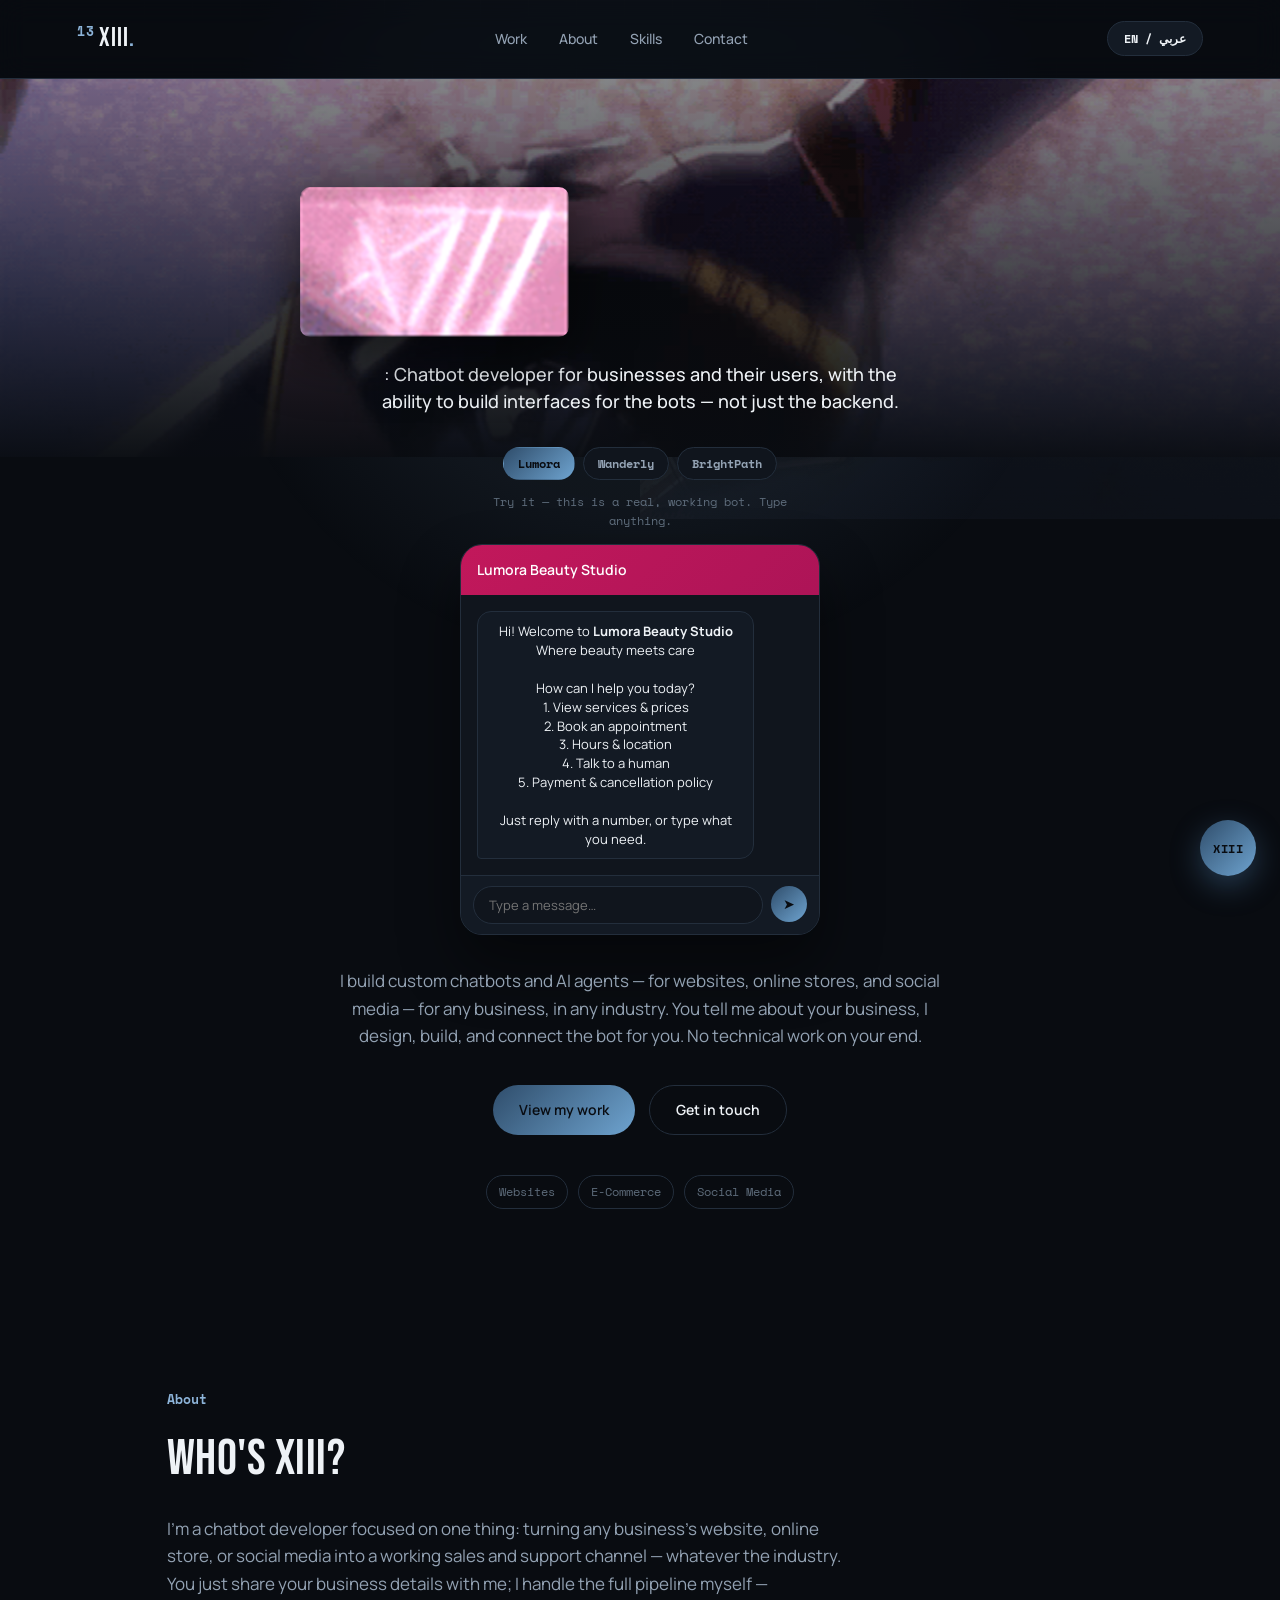
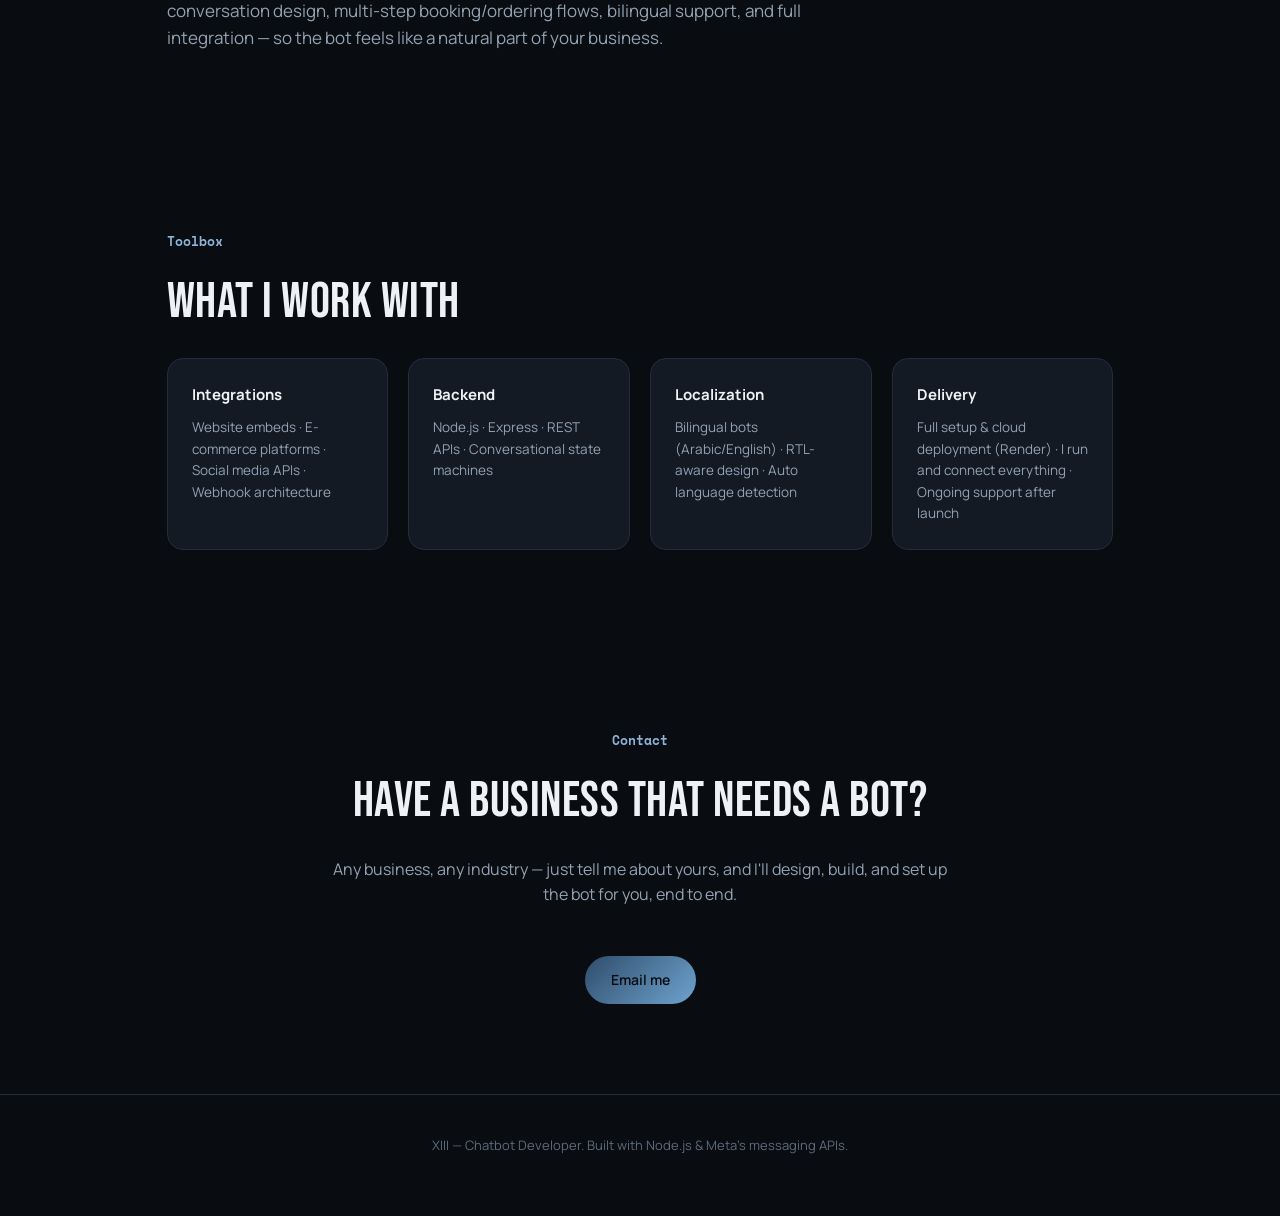
<file: index.html>
<!DOCTYPE html>
<html lang="en">
<head>
<meta charset="UTF-8" />
<meta name="viewport" content="width=device-width, initial-scale=1.0" />
<title>XIII — Chatbot Developer</title>
<meta name="description" content="XIII — I build custom chatbots and AI agents for websites, online stores, and social media. Tell me about your business, I build the bot." />
<link rel="icon" type="image/png" href="assets/favicon.png">
<link rel="apple-touch-icon" href="assets/favicon.png">
<link rel="preconnect" href="https://fonts.googleapis.com">
<link rel="preconnect" href="https://fonts.gstatic.com" crossorigin>
<link href="https://fonts.googleapis.com/css2?family=Manrope:wght@400;500;600;700;800&family=Bebas+Neue&family=Space+Mono:wght@400;700&family=Tajawal:wght@400;500;700;800&display=swap" rel="stylesheet">
<link rel="stylesheet" href="style.css" />
</head>
<body>

<div class="bg-grid"></div>
<div class="bg-watermark"></div>
<div class="bg-glow"></div>

<header class="nav">
  <a href="#top" class="brand"><span class="brand-num">13</span>XIII<span class="brand-dot">.</span></a>
  <nav class="nav-links">
    <a href="work.html" data-i18n="nav.work">Work</a>
    <a href="#about" data-i18n="nav.about">About</a>
    <a href="#skills" data-i18n="nav.skills">Skills</a>
    <a href="#contact" data-i18n="nav.contact">Contact</a>
  </nav>
  <div class="nav-actions">
    <button id="langToggle" class="lang-toggle" aria-label="Switch language">EN / عربي</button>
  </div>
</header>

<main id="top">

  <section class="hero">
    <h1 class="hero-name-row">
      <img class="hero-name-logo" src="assets/xiii-logo.png" alt="XIII" />
    </h1>
    <p class="hero-sub" data-i18n="hero.title">: Chatbot developer for businesses and their users, with the ability to build interfaces for the bots — not just the backend.</p>
    <div class="hero-demo">
      <div class="hero-demo-tabs" data-tabs>
        <button type="button" class="active" data-bot-tab="lumora"><span data-i18n="tabs.lumora">Lumora</span></button>
        <button type="button" data-bot-tab="wanderly"><span data-i18n="tabs.wanderly">Wanderly</span></button>
        <button type="button" data-bot-tab="brightpath"><span data-i18n="tabs.brightpath">BrightPath</span></button>
      </div>
      <p class="hero-demo-hint" data-i18n="hero.demoHint">Try it — this is a real, working bot. Type anything.</p>
      <div class="phone-mock" data-widget data-bot="lumora">
        <div class="phone-header salon" data-bot-header><span data-bot-title>Lumora Beauty Studio</span></div>
        <div class="phone-body" data-messages></div>
        <form class="phone-input" data-input-form>
          <input type="text" data-input data-i18n-placeholder="chat.placeholder" placeholder="Type a message…" autocomplete="off" />
          <button type="submit" aria-label="Send">➤</button>
        </form>
      </div>
    </div>
    <p class="hero-desc" data-i18n="hero.desc">
      I build custom chatbots and AI agents — for websites, online stores,
      and social media — for any business, in any industry. You tell me about
      your business, I design, build, and connect the bot for you. No
      technical work on your end.
    </p>
    <div class="hero-actions">
      <a href="work.html" class="btn btn-primary" data-i18n="hero.cta1">View my work</a>
      <a href="#contact" class="btn btn-ghost" data-i18n="hero.cta2">Get in touch</a>
    </div>
    <div class="hero-badges">
      <span data-i18n="hero.badge1">Websites</span>
      <span data-i18n="hero.badge2">E-Commerce</span>
      <span data-i18n="hero.badge3">Social Media</span>
    </div>
  </section>

  <section id="about" class="section about">
    <p class="section-label" data-i18n="about.label">About</p>
    <h2 class="section-title" data-i18n="about.title">Who's XIII?</h2>
    <p class="about-text" data-i18n="about.text">
      I'm a chatbot developer focused on one thing: turning any business's
      website, online store, or social media into a working sales and support
      channel — whatever the industry. You just share your business details
      with me; I handle the full pipeline myself — conversation design,
      multi-step booking/ordering flows, bilingual support, and full
      integration — so the bot feels like a natural part of your business.
    </p>
  </section>

  <section id="skills" class="section">
    <p class="section-label" data-i18n="skills.label">Toolbox</p>
    <h2 class="section-title" data-i18n="skills.title">What I work with</h2>
    <div class="skills-grid">
      <div class="skill-card">
        <h4 data-i18n="skills.g1">Integrations</h4>
        <p data-i18n="skills.g1desc">Website embeds · E-commerce platforms · Social media APIs · Webhook architecture</p>
      </div>
      <div class="skill-card">
        <h4 data-i18n="skills.g2">Backend</h4>
        <p data-i18n="skills.g2desc">Node.js · Express · REST APIs · Conversational state machines</p>
      </div>
      <div class="skill-card">
        <h4 data-i18n="skills.g3">Localization</h4>
        <p data-i18n="skills.g3desc">Bilingual bots (Arabic/English) · RTL-aware design · Auto language detection</p>
      </div>
      <div class="skill-card">
        <h4 data-i18n="skills.g4">Delivery</h4>
        <p data-i18n="skills.g4desc">Full setup &amp; cloud deployment (Render) · I run and connect everything · Ongoing support after launch</p>
      </div>
    </div>
  </section>

  <section id="contact" class="section contact">
    <p class="section-label" data-i18n="contact.label">Contact</p>
    <h2 class="section-title" data-i18n="contact.title">Have a business that needs a bot?</h2>
    <p class="section-desc" data-i18n="contact.desc">Any business, any industry — just tell me about yours, and I'll design, build, and set up the bot for you, end to end.</p>
    <div class="contact-actions">
      <a href="mailto:farisradir@gmail.com" class="btn btn-primary" data-i18n="contact.email">Email me</a>
    </div>
  </section>

</main>

<footer class="footer">
  <p data-i18n="footer.text">XIII — Chatbot Developer. Built with Node.js &amp; Meta's messaging APIs.</p>
</footer>

<button type="button" class="faq-fab" data-faq-fab aria-label="Ask about XIII">XIII</button>
<div class="faq-panel" data-faq-panel>
  <div class="phone-mock" data-widget data-bot="xiii">
    <div class="phone-header xiii">
      <span data-i18n="faq.title">Ask about XIII</span>
      <button type="button" class="faq-close" data-faq-close aria-label="Close">✕</button>
    </div>
    <div class="phone-body" data-messages></div>
    <form class="phone-input" data-input-form>
      <input type="text" data-input data-i18n-placeholder="faq.placeholder" placeholder="Ask me anything…" autocomplete="off" />
      <button type="submit" aria-label="Send">➤</button>
    </form>
  </div>
</div>

<script src="i18n.js"></script>
<script src="bots.js"></script>
<script src="script.js"></script>
</body>
</html>
</file>
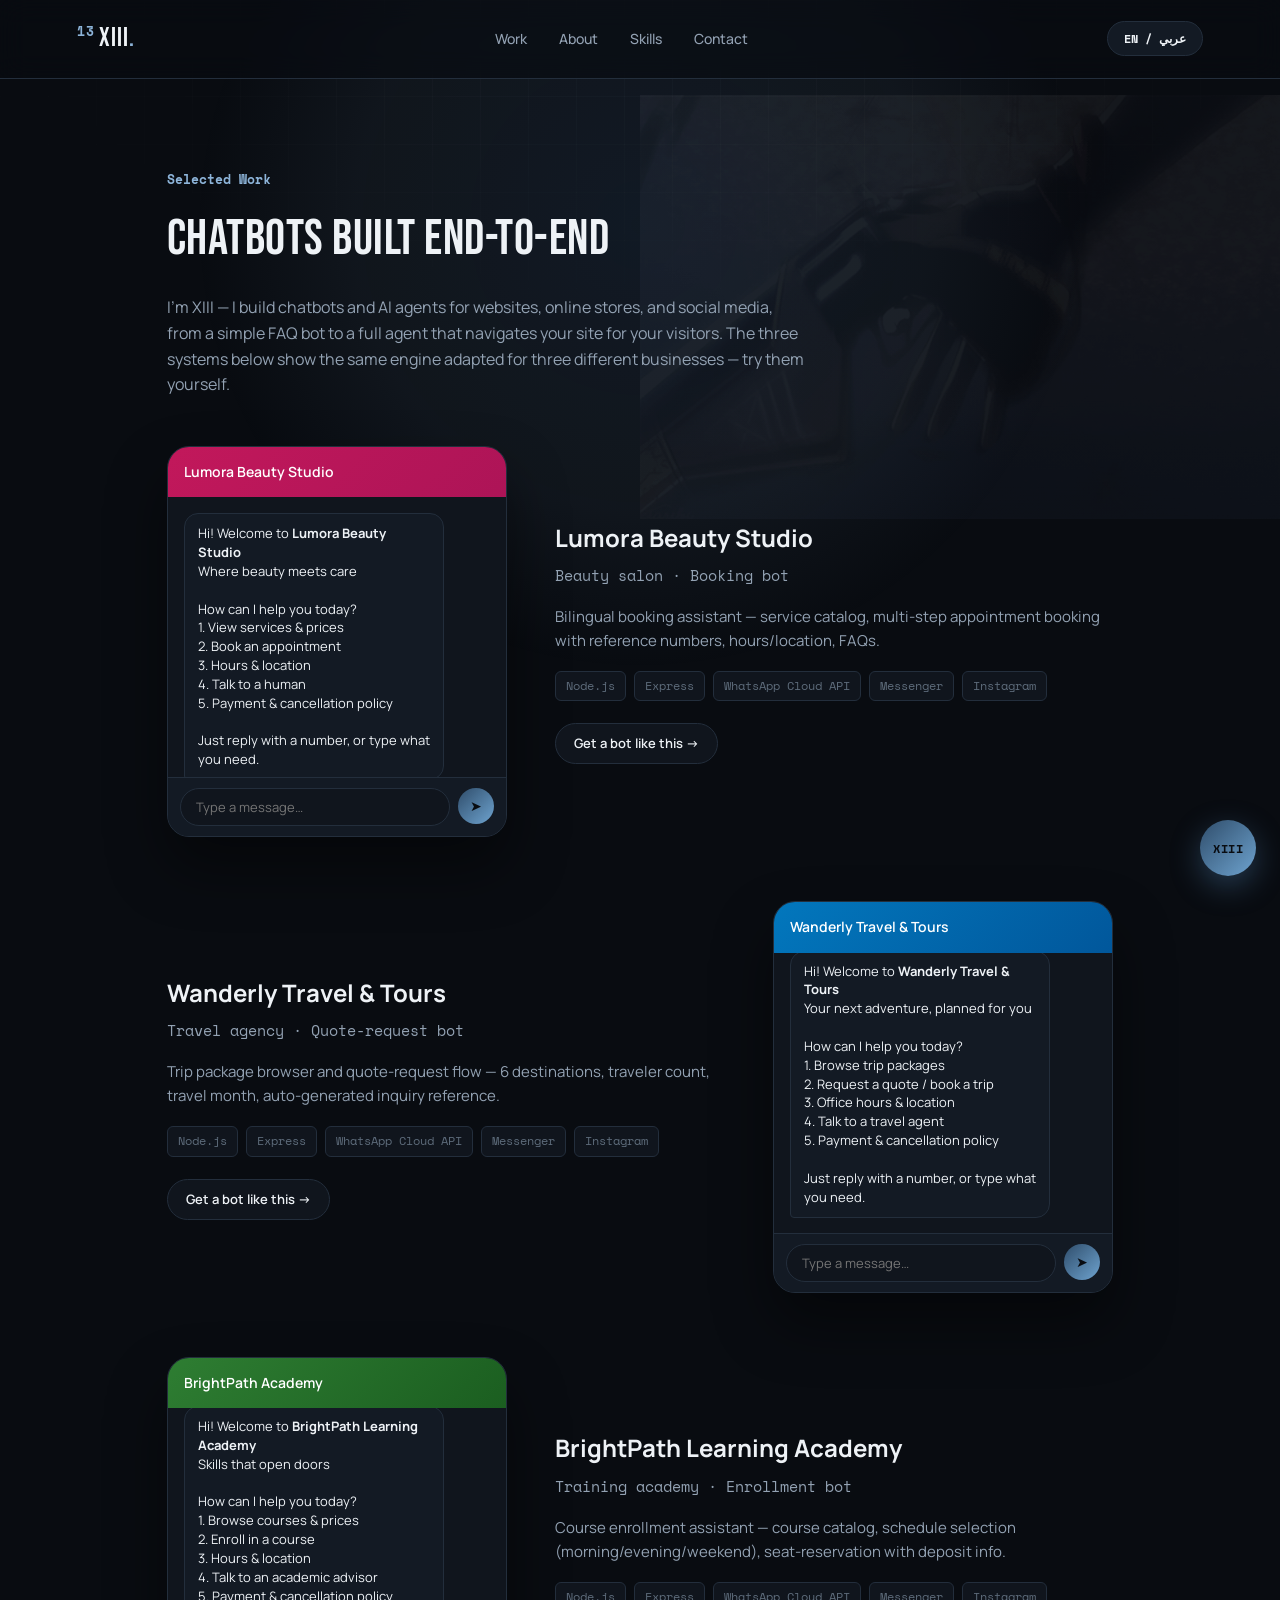
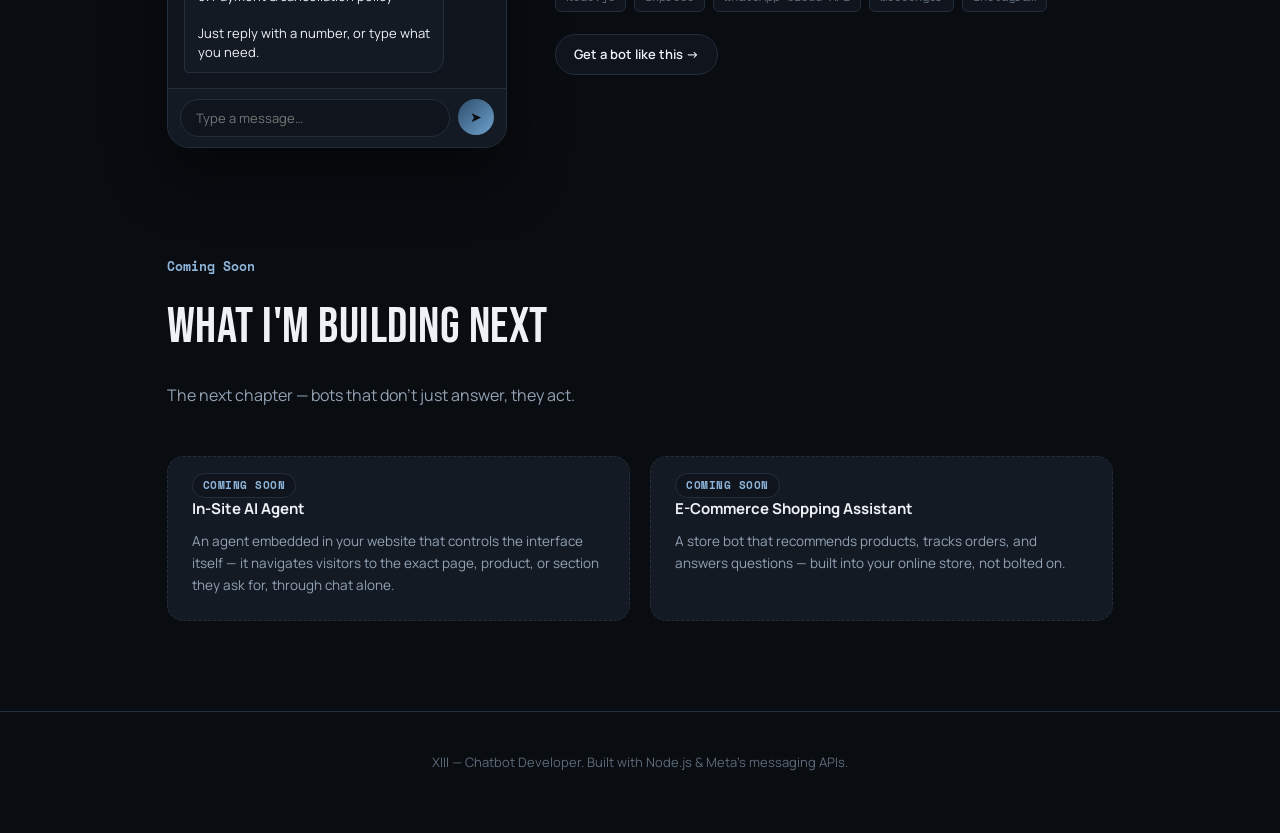
<file: work.html>
<!DOCTYPE html>
<html lang="en">
<head>
<meta charset="UTF-8" />
<meta name="viewport" content="width=device-width, initial-scale=1.0" />
<title>XIII — Work</title>
<meta name="description" content="XIII — chatbots and AI agents for websites, online stores, and social media. See the live demos and what's coming next." />
<link rel="icon" type="image/png" href="assets/favicon.png">
<link rel="apple-touch-icon" href="assets/favicon.png">
<link rel="preconnect" href="https://fonts.googleapis.com">
<link rel="preconnect" href="https://fonts.gstatic.com" crossorigin>
<link href="https://fonts.googleapis.com/css2?family=Manrope:wght@400;500;600;700;800&family=Bebas+Neue&family=Space+Mono:wght@400;700&family=Tajawal:wght@400;500;700;800&display=swap" rel="stylesheet">
<link rel="stylesheet" href="style.css" />
</head>
<body>

<div class="bg-grid"></div>
<div class="bg-watermark"></div>
<div class="bg-glow"></div>

<header class="nav">
  <a href="index.html#top" class="brand"><span class="brand-num">13</span>XIII<span class="brand-dot">.</span></a>
  <nav class="nav-links">
    <a href="work.html" data-i18n="nav.work">Work</a>
    <a href="index.html#about" data-i18n="nav.about">About</a>
    <a href="index.html#skills" data-i18n="nav.skills">Skills</a>
    <a href="index.html#contact" data-i18n="nav.contact">Contact</a>
  </nav>
  <div class="nav-actions">
    <button id="langToggle" class="lang-toggle" aria-label="Switch language">EN / عربي</button>
  </div>
</header>

<main id="top">

  <section id="work" class="section" style="padding-top: 10vh;">
    <p class="section-label" data-i18n="work.label">Selected Work</p>
    <h2 class="section-title" data-i18n="work.title">Chatbots built end-to-end</h2>
    <p class="section-desc" data-i18n="work.desc">
      I'm XIII — I build chatbots and AI agents for websites, online stores, and
      social media, from a simple FAQ bot to a full agent that navigates your
      site for your visitors. The three systems below show the same engine
      adapted for three different businesses — try them yourself.
    </p>

    <div class="projects">

      <article class="project-card">
        <div class="project-preview">
          <div class="phone-mock" data-widget data-bot="lumora">
            <div class="phone-header salon"><span data-i18n="p1.phoneTitle">Lumora Beauty Studio</span></div>
            <div class="phone-body" data-messages></div>
            <form class="phone-input" data-input-form>
              <input type="text" data-input data-i18n-placeholder="chat.placeholder" placeholder="Type a message…" autocomplete="off" />
              <button type="submit" aria-label="Send">➤</button>
            </form>
          </div>
        </div>
        <div class="project-info">
          <h3 data-i18n="p1.title">Lumora Beauty Studio</h3>
          <p class="project-tag" data-i18n="p1.tag">Beauty salon · Booking bot</p>
          <p data-i18n="p1.desc">Bilingual booking assistant — service catalog, multi-step appointment booking with reference numbers, hours/location, FAQs.</p>
          <div class="chip-row">
            <span class="chip">Node.js</span><span class="chip">Express</span><span class="chip">WhatsApp Cloud API</span><span class="chip">Messenger</span><span class="chip">Instagram</span>
          </div>
          <a href="index.html#contact" class="btn btn-small" data-i18n="project.cta">Get a bot like this →</a>
        </div>
      </article>

      <article class="project-card reverse">
        <div class="project-preview">
          <div class="phone-mock" data-widget data-bot="wanderly">
            <div class="phone-header travel"><span data-i18n="p2.phoneTitle">Wanderly Travel & Tours</span></div>
            <div class="phone-body" data-messages></div>
            <form class="phone-input" data-input-form>
              <input type="text" data-input data-i18n-placeholder="chat.placeholder" placeholder="Type a message…" autocomplete="off" />
              <button type="submit" aria-label="Send">➤</button>
            </form>
          </div>
        </div>
        <div class="project-info">
          <h3 data-i18n="p2.title">Wanderly Travel & Tours</h3>
          <p class="project-tag" data-i18n="p2.tag">Travel agency · Quote-request bot</p>
          <p data-i18n="p2.desc">Trip package browser and quote-request flow — 6 destinations, traveler count, travel month, auto-generated inquiry reference.</p>
          <div class="chip-row">
            <span class="chip">Node.js</span><span class="chip">Express</span><span class="chip">WhatsApp Cloud API</span><span class="chip">Messenger</span><span class="chip">Instagram</span>
          </div>
          <a href="index.html#contact" class="btn btn-small" data-i18n="project.cta">Get a bot like this →</a>
        </div>
      </article>

      <article class="project-card">
        <div class="project-preview">
          <div class="phone-mock" data-widget data-bot="brightpath">
            <div class="phone-header academy"><span data-i18n="p3.phoneTitle">BrightPath Academy</span></div>
            <div class="phone-body" data-messages></div>
            <form class="phone-input" data-input-form>
              <input type="text" data-input data-i18n-placeholder="chat.placeholder" placeholder="Type a message…" autocomplete="off" />
              <button type="submit" aria-label="Send">➤</button>
            </form>
          </div>
        </div>
        <div class="project-info">
          <h3 data-i18n="p3.title">BrightPath Learning Academy</h3>
          <p class="project-tag" data-i18n="p3.tag">Training academy · Enrollment bot</p>
          <p data-i18n="p3.desc">Course enrollment assistant — course catalog, schedule selection (morning/evening/weekend), seat-reservation with deposit info.</p>
          <div class="chip-row">
            <span class="chip">Node.js</span><span class="chip">Express</span><span class="chip">WhatsApp Cloud API</span><span class="chip">Messenger</span><span class="chip">Instagram</span>
          </div>
          <a href="index.html#contact" class="btn btn-small" data-i18n="project.cta">Get a bot like this →</a>
        </div>
      </article>

    </div>
  </section>

  <section class="section future-work">
    <p class="section-label" data-i18n="work.futureLabel">Coming Soon</p>
    <h2 class="section-title" data-i18n="work.futureTitle">What I'm building next</h2>
    <p class="section-desc" data-i18n="work.futureDesc">The next chapter — bots that don't just answer, they act.</p>

    <div class="skills-grid">
      <div class="skill-card concept-card">
        <span class="concept-badge" data-i18n="work.futureLabel">Coming Soon</span>
        <h4 data-i18n="future1.title">In-Site AI Agent</h4>
        <p data-i18n="future1.desc">An agent embedded in your website that controls the interface itself — it navigates visitors to the exact page, product, or section they ask for, through chat alone.</p>
      </div>
      <div class="skill-card concept-card">
        <span class="concept-badge" data-i18n="work.futureLabel">Coming Soon</span>
        <h4 data-i18n="future2.title">E-Commerce Shopping Assistant</h4>
        <p data-i18n="future2.desc">A store bot that recommends products, tracks orders, and answers questions — built into your online store, not bolted on.</p>
      </div>
    </div>
  </section>

</main>

<footer class="footer">
  <p data-i18n="footer.text">XIII — Chatbot Developer. Built with Node.js &amp; Meta's messaging APIs.</p>
</footer>

<button type="button" class="faq-fab" data-faq-fab aria-label="Ask about XIII">XIII</button>
<div class="faq-panel" data-faq-panel>
  <div class="phone-mock" data-widget data-bot="xiii">
    <div class="phone-header xiii">
      <span data-i18n="faq.title">Ask about XIII</span>
      <button type="button" class="faq-close" data-faq-close aria-label="Close">✕</button>
    </div>
    <div class="phone-body" data-messages></div>
    <form class="phone-input" data-input-form>
      <input type="text" data-input data-i18n-placeholder="faq.placeholder" placeholder="Ask me anything…" autocomplete="off" />
      <button type="submit" aria-label="Send">➤</button>
    </form>
  </div>
</div>

<script src="i18n.js"></script>
<script src="bots.js"></script>
<script src="script.js"></script>
</body>
</html>
</file>
<file: style.css>
:root {
  --bg: #090c11;
  --bg-elev: #10151d;
  --card: #131a24;
  --border: #232e3c;
  --text: #eef2f6;
  --text-dim: #93a2b3;
  --text-faint: #5d6b7a;
  --accent: #4e7fb0;
  --accent2: #8db4d9;
  --accent-grad: linear-gradient(135deg, #2f4d6b 0%, #6ea3cf 100%);
  --radius: 16px;
  --font-latin: 'Manrope', -apple-system, BlinkMacSystemFont, 'Segoe UI', sans-serif;
  --font-arabic: 'Tajawal', -apple-system, 'Segoe UI', sans-serif;
  --font-mono: 'Space Mono', ui-monospace, monospace;
  --font-display: 'Bebas Neue', var(--font-latin);
}

* { box-sizing: border-box; margin: 0; padding: 0; }

html { scroll-behavior: smooth; }

html[lang="ar"] body { font-family: var(--font-arabic); }
html[lang="en"] body { font-family: var(--font-latin); }

body {
  background: var(--bg);
  color: var(--text);
  line-height: 1.6;
  overflow-x: hidden;
  min-height: 100vh;
}

a { color: inherit; text-decoration: none; }
ul { list-style: none; }

/* ---------- background decoration ---------- */
.bg-grid {
  position: fixed;
  inset: 0;
  z-index: -2;
  background-image:
    linear-gradient(to right, rgba(255,255,255,0.02) 1px, transparent 1px),
    linear-gradient(to bottom, rgba(255,255,255,0.02) 1px, transparent 1px);
  background-size: 48px 48px;
  mask-image: radial-gradient(ellipse 60% 40% at 50% 0%, black 30%, transparent 100%);
}
.bg-watermark {
  position: fixed;
  inset: 0;
  z-index: -2;
  background-image: url('assets/watermark.png');
  background-size: 50%;
  background-position: 100% 20%;
  background-repeat: no-repeat;
  opacity: 0.05;
  filter: grayscale(0.5);
  pointer-events: none;
}
.bg-glow {
  position: fixed;
  top: -25%;
  left: 50%;
  transform: translateX(-50%);
  width: 900px;
  height: 900px;
  background: radial-gradient(circle, rgba(78,127,176,0.12) 0%, rgba(141,180,217,0.06) 45%, transparent 70%);
  z-index: -1;
  pointer-events: none;
}

/* ---------- nav ---------- */
.nav {
  position: sticky;
  top: 0;
  z-index: 50;
  display: flex;
  align-items: center;
  justify-content: space-between;
  padding: 18px 6vw;
  backdrop-filter: blur(14px);
  background: rgba(9,12,17,0.65);
  border-bottom: 1px solid var(--border);
}
.brand {
  font-family: var(--font-display);
  font-size: 26px;
  font-weight: 400;
  letter-spacing: 1px;
}
.brand-dot { color: var(--accent2); }
.brand-num {
  font-family: var(--font-mono);
  font-size: 13px;
  font-weight: 600;
  color: var(--accent2);
  margin-inline-end: 4px;
  vertical-align: super;
}
.nav-links {
  display: flex;
  gap: 32px;
}
.nav-links a {
  font-size: 14px;
  font-weight: 500;
  color: var(--text-dim);
  transition: color 0.2s ease;
}
.nav-links a:hover { color: var(--text); }
.lang-toggle {
  font-family: var(--font-mono);
  font-size: 12px;
  font-weight: 600;
  background: var(--card);
  color: var(--text);
  border: 1px solid var(--border);
  border-radius: 999px;
  padding: 8px 16px;
  cursor: pointer;
  transition: border-color 0.2s ease, transform 0.15s ease;
}
.lang-toggle:hover { border-color: var(--accent); transform: translateY(-1px); }

@media (max-width: 720px) {
  .nav-links { display: none; }
}

/* ---------- hero ---------- */
.hero {
  position: relative;
  padding: 12vh 6vw 10vh;
  max-width: 980px;
  margin: 0 auto;
  text-align: center;
}
.hero::before {
  content: "";
  position: absolute;
  top: 0;
  left: 50%;
  right: 50%;
  margin-left: -50vw;
  margin-right: -50vw;
  width: 100vw;
  height: clamp(320px, 42vh, 480px);
  background-image:
    linear-gradient(to bottom, rgba(9,12,17,0.5) 0%, rgba(9,12,17,0.98) 100%),
    url('assets/hero-gun.gif');
  background-size: cover;
  background-position: center 25%;
  z-index: -1;
}
.hero-name-row {
  display: flex;
  align-items: center;
  justify-content: flex-start;
  max-width: 680px;
  margin: 0 auto 24px;
}
.hero-name-logo {
  height: clamp(80px, 13vw, 150px);
  width: auto;
  border-radius: 10px;
  filter: drop-shadow(0 15px 30px rgba(0,0,0,0.65));
}
.hero-sub {
  max-width: 560px;
  margin: 0 auto 32px;
  font-size: clamp(15px, 2vw, 18px);
  font-weight: 500;
  color: var(--text);
  line-height: 1.5;
}
.hero-desc {
  max-width: 620px;
  margin: 0 auto 36px;
  color: var(--text-dim);
  font-size: 17px;
}
.hero-actions {
  display: flex;
  gap: 14px;
  justify-content: center;
  margin-bottom: 40px;
  flex-wrap: wrap;
}
.hero-badges {
  display: flex;
  gap: 10px;
  justify-content: center;
  flex-wrap: wrap;
}
.hero-badges span {
  font-family: var(--font-mono);
  font-size: 12px;
  color: var(--text-faint);
  border: 1px solid var(--border);
  padding: 6px 12px;
  border-radius: 999px;
}

/* ---------- hero live demo ---------- */
.hero-demo {
  max-width: 360px;
  margin: 0 auto 32px;
}
.hero-demo-tabs {
  display: flex;
  gap: 8px;
  justify-content: center;
  margin-bottom: 12px;
}
.hero-demo-tabs button {
  font-family: var(--font-mono);
  font-size: 12px;
  font-weight: 600;
  padding: 7px 14px;
  border-radius: 999px;
  border: 1px solid var(--border);
  background: var(--bg-elev);
  color: var(--text-dim);
  cursor: pointer;
  transition: background 0.2s ease, color 0.2s ease, border-color 0.2s ease;
}
.hero-demo-tabs button.active {
  background: var(--accent-grad);
  color: #090c11;
  border-color: transparent;
}
.hero-demo-hint {
  font-family: var(--font-mono);
  font-size: 12px;
  color: var(--text-faint);
  text-align: center;
  margin-bottom: 14px;
}

/* ---------- floating "ask about XIII" bot ---------- */
.faq-fab {
  position: fixed;
  bottom: 24px;
  inset-inline-end: 24px;
  width: 56px;
  height: 56px;
  border-radius: 50%;
  border: none;
  background: var(--accent-grad);
  color: #090c11;
  font-family: var(--font-mono);
  font-size: 12px;
  font-weight: 700;
  letter-spacing: 0.5px;
  cursor: pointer;
  z-index: 60;
  display: flex;
  align-items: center;
  justify-content: center;
  box-shadow: 0 10px 30px rgba(78,127,176,0.4);
  transition: transform 0.15s ease;
}
.faq-fab:hover { transform: scale(1.06); }

.faq-panel {
  position: fixed;
  bottom: 92px;
  inset-inline-end: 24px;
  width: 320px;
  max-width: calc(100vw - 32px);
  z-index: 60;
  opacity: 0;
  transform: translateY(12px) scale(0.98);
  pointer-events: none;
  transition: opacity 0.2s ease, transform 0.2s ease;
}
.faq-panel.open { opacity: 1; transform: translateY(0) scale(1); pointer-events: auto; }
.faq-panel .phone-mock { margin: 0; }
.faq-panel .phone-body { height: 320px; }
.faq-panel .phone-header {
  justify-content: space-between;
  background: linear-gradient(135deg, #2f4d6b, #6ea3cf);
}
.faq-close {
  background: transparent;
  border: none;
  color: white;
  font-size: 14px;
  cursor: pointer;
  opacity: 0.85;
}
.faq-close:hover { opacity: 1; }

/* ---------- buttons ---------- */
.btn {
  display: inline-flex;
  align-items: center;
  gap: 6px;
  padding: 13px 26px;
  border-radius: 999px;
  font-size: 14px;
  font-weight: 600;
  transition: transform 0.15s ease, box-shadow 0.2s ease, border-color 0.2s ease;
}
.btn-primary {
  background: var(--accent-grad);
  color: #090c11;
}
.btn-primary:hover { transform: translateY(-2px); box-shadow: 0 10px 30px rgba(78,127,176,0.35); }
.btn-ghost {
  background: transparent;
  border: 1px solid var(--border);
  color: var(--text);
}
.btn-ghost:hover { border-color: var(--accent); transform: translateY(-2px); }
.btn-small {
  padding: 9px 18px;
  font-size: 13px;
  border: 1px solid var(--border);
  background: var(--bg-elev);
}
.btn-small:hover { border-color: var(--accent2); }

/* ---------- sections ---------- */
.section {
  padding: 10vh 6vw;
  max-width: 1100px;
  margin: 0 auto;
}
.section-label {
  font-family: var(--font-mono);
  font-size: 13px;
  color: var(--accent2);
  font-weight: 600;
  margin-bottom: 10px;
}
.section-title {
  font-family: var(--font-display);
  font-size: clamp(32px, 5vw, 50px);
  font-weight: 400;
  margin-bottom: 16px;
  letter-spacing: 0.5px;
}
html[lang="ar"] .section-title {
  font-family: var(--font-arabic);
  font-weight: 800;
  letter-spacing: normal;
}
.section-desc {
  color: var(--text-dim);
  max-width: 640px;
  font-size: 16px;
  margin-bottom: 48px;
}

.reveal {
  opacity: 0;
  transform: translateY(24px);
  transition: opacity 0.7s ease, transform 0.7s ease;
}
.reveal.in-view {
  opacity: 1;
  transform: translateY(0);
}

/* ---------- projects ---------- */
.projects {
  display: flex;
  flex-direction: column;
  gap: 64px;
}
.project-card {
  display: grid;
  grid-template-columns: 340px 1fr;
  gap: 48px;
  align-items: center;
}
.project-card.reverse { grid-template-columns: 1fr 340px; }
.project-card.reverse .project-preview { order: 2; }
.project-card.reverse .project-info { order: 1; }

@media (max-width: 820px) {
  .project-card, .project-card.reverse {
    grid-template-columns: 1fr;
  }
  .project-card.reverse .project-preview,
  .project-card.reverse .project-info { order: initial; }
}

.project-info h3 {
  font-size: 24px;
  font-weight: 700;
  margin-bottom: 6px;
}
.project-tag {
  font-family: var(--font-mono);
  font-size: 13px;
  color: var(--accent2);
  margin-bottom: 14px;
}
.project-info p { color: var(--text-dim); margin-bottom: 18px; font-size: 15px; }

.chip-row {
  display: flex;
  flex-wrap: wrap;
  gap: 8px;
  margin-bottom: 22px;
}
.chip {
  font-family: var(--font-mono);
  font-size: 11.5px;
  color: var(--text-faint);
  background: var(--bg-elev);
  border: 1px solid var(--border);
  padding: 5px 10px;
  border-radius: 6px;
}

/* phone mockup */
.phone-mock {
  background: var(--card);
  border: 1px solid var(--border);
  border-radius: 22px;
  overflow: hidden;
  box-shadow: 0 30px 60px rgba(0,0,0,0.45);
}
.phone-header {
  padding: 14px 16px;
  font-size: 14px;
  font-weight: 600;
  color: white;
  display: flex;
  align-items: center;
  gap: 8px;
}
.phone-header.salon { background: linear-gradient(135deg, #c2185b, #ad1457); }
.phone-header.travel { background: linear-gradient(135deg, #0277bd, #01579b); }
.phone-header.academy { background: linear-gradient(135deg, #2e7d32, #1b5e20); }
.phone-body {
  padding: 16px;
  display: flex;
  flex-direction: column;
  gap: 10px;
  height: 280px;
  overflow-y: auto;
  background: var(--bg-elev);
  scrollbar-width: thin;
  scrollbar-color: var(--border) transparent;
}
.phone-body::-webkit-scrollbar { width: 6px; }
.phone-body::-webkit-scrollbar-thumb { background: var(--border); border-radius: 999px; }

.phone-input {
  display: flex;
  gap: 8px;
  padding: 10px 12px;
  border-top: 1px solid var(--border);
  background: var(--card);
}
.phone-input input {
  flex: 1;
  min-width: 0;
  background: var(--bg-elev);
  border: 1px solid var(--border);
  border-radius: 999px;
  padding: 9px 15px;
  color: var(--text);
  font-size: 13px;
  font-family: inherit;
}
.phone-input input:focus { outline: none; border-color: var(--accent); }
.phone-input button {
  width: 36px;
  height: 36px;
  flex-shrink: 0;
  border-radius: 50%;
  border: none;
  background: var(--accent-grad);
  color: #090c11;
  font-size: 14px;
  cursor: pointer;
  display: flex;
  align-items: center;
  justify-content: center;
  transition: transform 0.15s ease;
}
.phone-input button:hover { transform: scale(1.06); }

.msg.typing { display: inline-flex; gap: 4px; padding: 13px 14px; }
.msg.typing span {
  width: 6px;
  height: 6px;
  border-radius: 50%;
  background: var(--text-faint);
  animation: typingDot 1.2s infinite ease-in-out;
}
.msg.typing span:nth-child(2) { animation-delay: 0.2s; }
.msg.typing span:nth-child(3) { animation-delay: 0.4s; }
@keyframes typingDot {
  0%, 60%, 100% { opacity: 0.3; transform: translateY(0); }
  30% { opacity: 1; transform: translateY(-3px); }
}
.msg {
  max-width: 85%;
  padding: 10px 13px;
  border-radius: 14px;
  font-size: 13px;
  line-height: 1.45;
}
.msg.bot {
  background: var(--card);
  border: 1px solid var(--border);
  align-self: flex-start;
  border-end-start-radius: 4px;
}
.msg.user {
  background: var(--accent-grad);
  color: #090c11;
  font-weight: 600;
  align-self: flex-end;
  border-end-end-radius: 4px;
}

/* ---------- about ---------- */
.about-text {
  max-width: 700px;
  color: var(--text-dim);
  font-size: 17px;
}

/* ---------- skills ---------- */
.skills-grid {
  display: grid;
  grid-template-columns: repeat(auto-fit, minmax(220px, 1fr));
  gap: 20px;
}
.skill-card {
  background: var(--card);
  border: 1px solid var(--border);
  border-radius: var(--radius);
  padding: 24px;
  transition: border-color 0.2s ease, transform 0.2s ease;
}
.skill-card:hover { border-color: var(--accent); transform: translateY(-3px); }
.skill-card h4 { font-size: 15px; font-weight: 700; margin-bottom: 10px; }
.skill-card p { font-size: 13.5px; color: var(--text-dim); }

/* ---------- future work (coming soon) ---------- */
.future-work { padding-top: 2vh; }
.concept-card {
  position: relative;
  border-style: dashed;
  padding-top: 40px;
}
.concept-badge {
  position: absolute;
  top: 16px;
  inset-inline-start: 24px;
  font-family: var(--font-mono);
  font-size: 10.5px;
  font-weight: 700;
  letter-spacing: 0.5px;
  text-transform: uppercase;
  color: var(--accent2);
  background: var(--bg-elev);
  border: 1px solid var(--border);
  padding: 3px 10px;
  border-radius: 999px;
}

/* ---------- contact ---------- */
.contact { text-align: center; }
.contact .section-desc { margin-left: auto; margin-right: auto; }
.contact-actions {
  display: flex;
  gap: 14px;
  justify-content: center;
  flex-wrap: wrap;
}

/* ---------- footer ---------- */
.footer {
  text-align: center;
  padding: 40px 6vw 60px;
  color: var(--text-faint);
  font-size: 13px;
  border-top: 1px solid var(--border);
}
</file>
